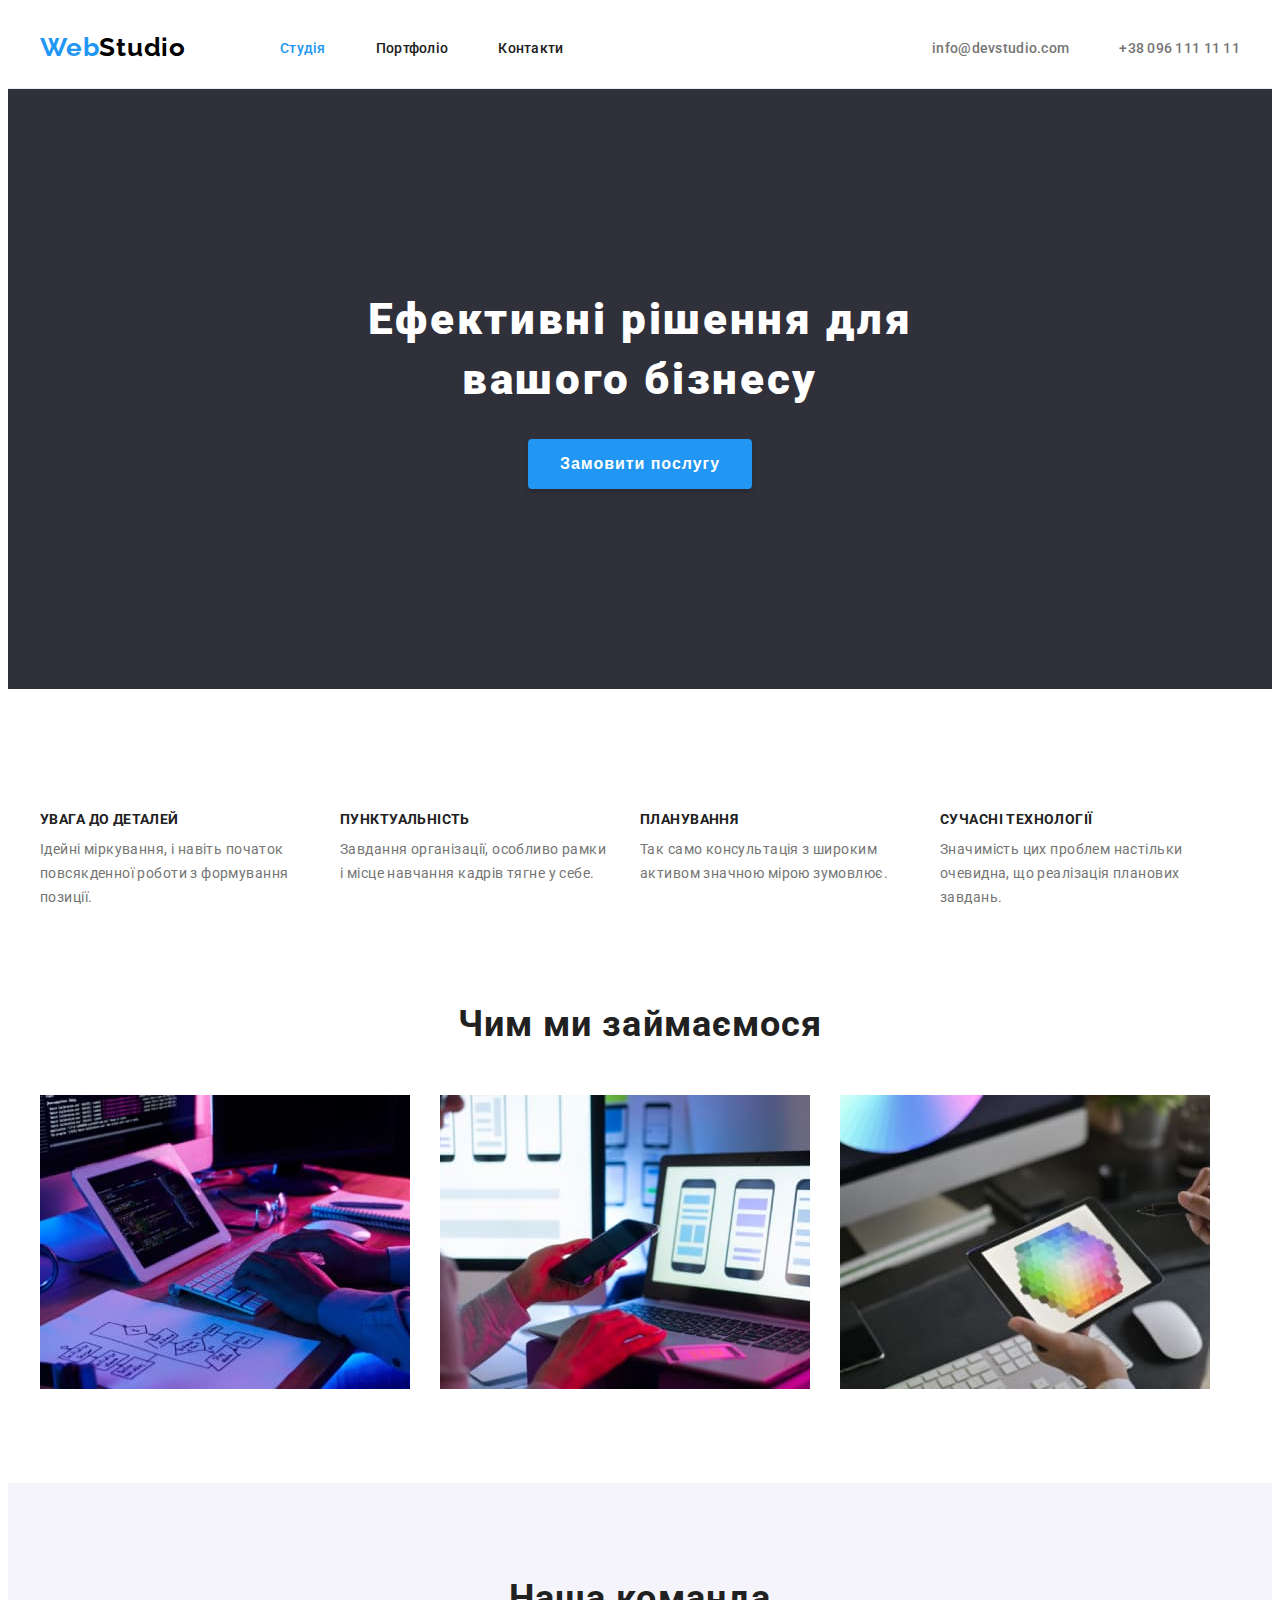
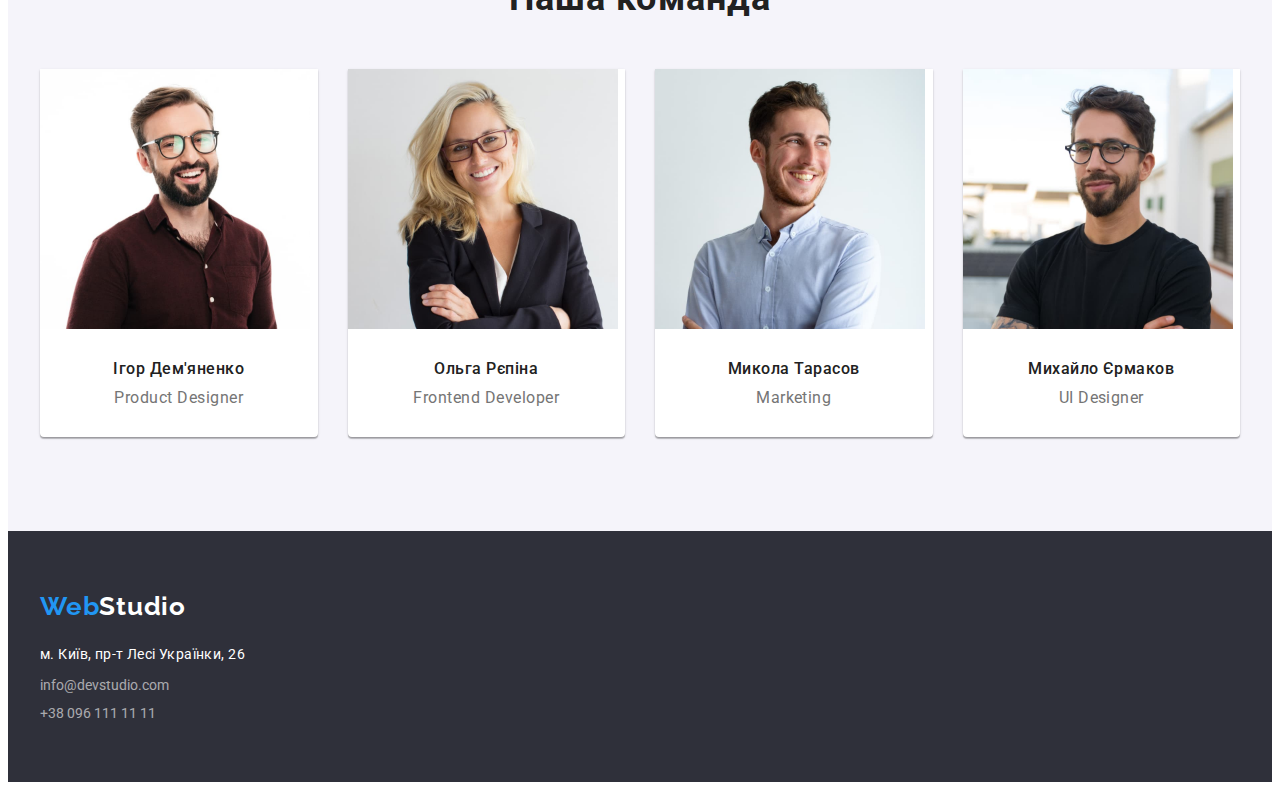
<file: index.html>
<!DOCTYPE html>
<html lang="uk">

<head>
  <meta charset="UTF-8" />
  <meta http-equiv="X-UA-Compatible" content="IE=edge" />
  <meta name="viewport" content="width=device-width, initial-scale=1.0" />
  <title>Веб студія</title>
  <link rel="preconnect" href="https://fonts.googleapis.com" />
  <link rel="preconnect" href="https://fonts.gstatic.com" crossorigin />
  <link href="https://fonts.googleapis.com/css2?family=Raleway:wght@700&family=Roboto:wght@400;500;700;900&display=swap"
    rel="stylesheet" />
  <link rel="stylesheet" href="https://cdnjs.cloudflare.com/ajax/libs/modern-normalize/1.1.0/modern-normalize.min.css"
    integrity="sha512-wpPYUAdjBVSE4KJnH1VR1HeZfpl1ub8YT/NKx4PuQ5NmX2tKuGu6U/JRp5y+Y8XG2tV+wKQpNHVUX03MfMFn9Q=="
    crossorigin="anonymous" referrerpolicy="no-referrer" />
  <link rel="stylesheet" href="./css/styles.css" />
</head>

<body>
  <!-- Шапка сторінки -->
  <header class="header">
    <div class="container main-nav">
      <nav class="site-nav">
        <a class="logo nav-logo link" lang="en" href="./index.html">Web<span class="logo-primary">Studio</span>
        </a>
        <ul class="nav-list list">
          <li class="nav-item">
            <a class="nav-link link current" href="./index.html">Студія</a>
          </li>
          <li class="nav-item">
            <a class="nav-link link" href="./portfolio.html">Портфоліо</a>
          </li>
          <li class="nav-item">
            <a class="nav-link link" href="#">Контакти</a>
          </li>
        </ul>
      </nav>
      <ul class="site-address list">
        <li class="site-address-item">
          <a class="site-address-link link" lang="en" href="mailto:info@devstudio.com">info@devstudio.com</a>
        </li>
        <li class="site-address-item">
          <a class="site-address-link link" href="tel:+380961111111">+38 096 111 11 11</a>
        </li>
      </ul>
    </div>
  </header>
  <!-- Унікальний контент сторінки -->
  <main>
    <!-- Герой -->
    <section class="hero-section">
      <div class="container">
        <h1 class="hero-title">Ефективні рішення для вашого бізнесу</h1>
        <button type="button" class="hero-btn">Замовити послугу</button>
      </div>
    </section>
    <!-- Особливості -->
    <section class="section features-section">
      <div class="container">
        <h2 class="features-title">Особливості</h2>
        <ul class="features-list list">
          <li class="features-item">
            <h3 class="feature-title title">УВАГА ДО ДЕТАЛЕЙ</h3>
            <p class="features-descr">
              Ідейні міркування, і навіть початок повсякденної роботи з формування позиції.
            </p>
          </li>
          <li class="features-item">
            <h3 class="feature-title title">ПУНКТУАЛЬНІСТЬ</h3>
            <p class="features-descr">
              Завдання організації, особливо рамки і місце навчання кадрів тягне у себе.
            </p>
          </li>
          <li class="features-item">
            <h3 class="feature-title title">ПЛАНУВАННЯ</h3>
            <p class="features-descr">
              Так само консультація з широким активом значною мірою зумовлює.
            </p>
          </li>
          <li class="features-item">
            <h3 class="feature-title title">СУЧАСНІ ТЕХНОЛОГІЇ</h3>
            <p class="features-descr">
              Значимість цих проблем настільки очевидна, що реалізація планових завдань.
            </p>
          </li>
        </ul>
      </div>
    </section>
    <!-- Чим ми займаємося -->
    <section class="section works-section">
      <div class="container">
        <h2 class="section-title">Чим ми займаємося</h2>
        <ul class="works-list list">
          <li class="works-item">
            <img class="works img" src="./images/box.jpg" alt="Десктопні додатки" width="370" height="294" />
          </li>
          <li class="works-item">
            <img class="works img" src="./images/box1.jpg" alt="Мобільні додатки" width="370" height="294" />
          </li>
          <li class="works-item">
            <img class="works img" src="./images/box2.jpg" alt="Дизайнерські рішення" width="370" height="294" />
          </li>
        </ul>
      </div>
    </section>
    <!-- Наша команда -->
    <section class="section team-section">
      <div class="container">
        <h2 class="section-title">Наша команда</h2>
        <ul class="team-list list">
          <li class="team-item">
            <img class="team-img img" src="images/teamcard.jpg" alt="Хлопець шатена в окулярах який посміхається"
              width="270" height="260" />
            <div class="team-desc">
              <h3 class="team-name title">Ігор Дем'яненко</h3>
              <p class="team-position" lang="en">Product Designer</p>
            </div>
          </li>
          <li class="team-item">
            <img class="team-img img" src="./images/teamcard1.jpg" alt="Дівчина блондинка в окулярах яка посміхається"
              width="270" height="260" />
            <div class="team-desc">
              <h3 class="team-name title">Ольга Рєпіна</h3>
              <p class="team-position" lang="en">Frontend Developer</p>
            </div>
          </li>
          <li class="team-item">
            <img class="team-img img" src="./images/teamcard2.jpg" alt="Рудий хлопець який посміхається" width="270"
              height="260" />
            <div class="team-desc">
              <h3 class="team-name title">Микола Тарасов</h3>
              <p class="team-position" lang="en">Marketing</p>
            </div>
          </li>
          <li class="team-item">
            <img class="team-img img" src="./images/teamcard3.jpg" alt="Хлопець брюнет в окулярах який посміхається"
              width="270" height="260" />
            <div class="team-desc">
              <h3 class="team-name title">Михайло Єрмаков</h3>
              <p class="team-position" lang="en">UI Designer</p>
            </div>
          </li>
        </ul>
      </div>
    </section>
  </main>
  <!-- Підвал -->
  <footer class="footer">
    <div class="container">
      <a class="footer-logo logo link" lang="en" href="./index.html">Web<span class="logo-secondary">Studio</span></a>
      <address class="footer-address">
        <ul class="footer-address list">
          <li class="footer-address-item">
            <a class="address-link link"
              href="https://www.google.com/maps/place/%D0%B1%D1%83%D0%BB.+%D0%9B%D0%B5%D1%81%D0%B8+%D0%A3%D0%BA%D1%80%D0%B0%D0%B8%D0%BD%D0%BA%D0%B8,+26,+%D0%9A%D0%B8%D0%B5%D0%B2,+02000/@50.4265807,30.5383858,17z/data=!3m1!4b1!4m6!3m5!1s0x40d4cf0e033ecbe9:0x57a4dffefec77da0!8m2!3d50.4265807!4d30.5383858!16s%2Fg%2F1tctq5jv"
              target="_blank" rel="noopener no-referrernofollower ">м. Київ, пр-т Лесі Українки, 26
            </a>
          </li>
          <li class="contacts-item">
            <a class="contacts-link link" href="mailto:info@devstudio.com">info@devstudio.com</a>
          </li>
          <li class="contacts-item">
            <a class="contacts-link link" href="tel:+380961111111">+38 096 111 11 11</a>
          </li>
        </ul>
      </address>
    </div>
  </footer>
</body>

</html>
</file>
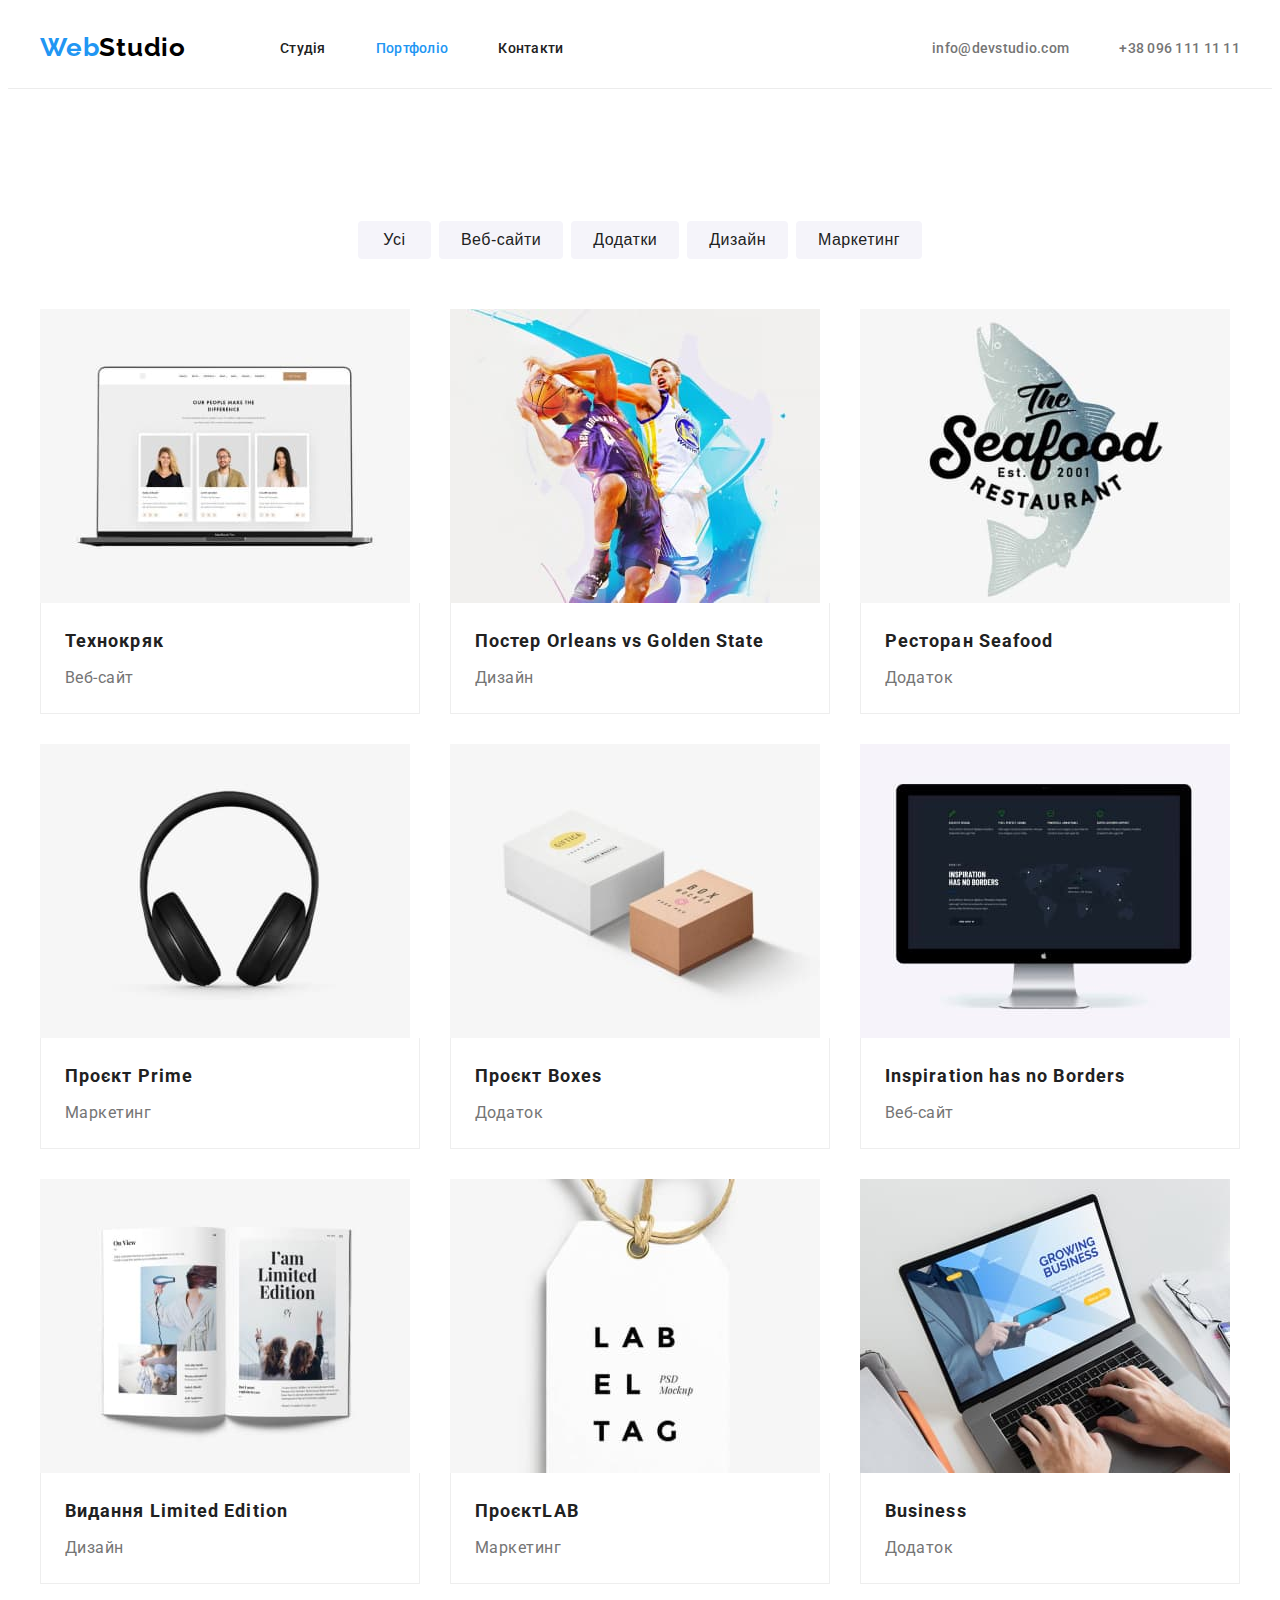
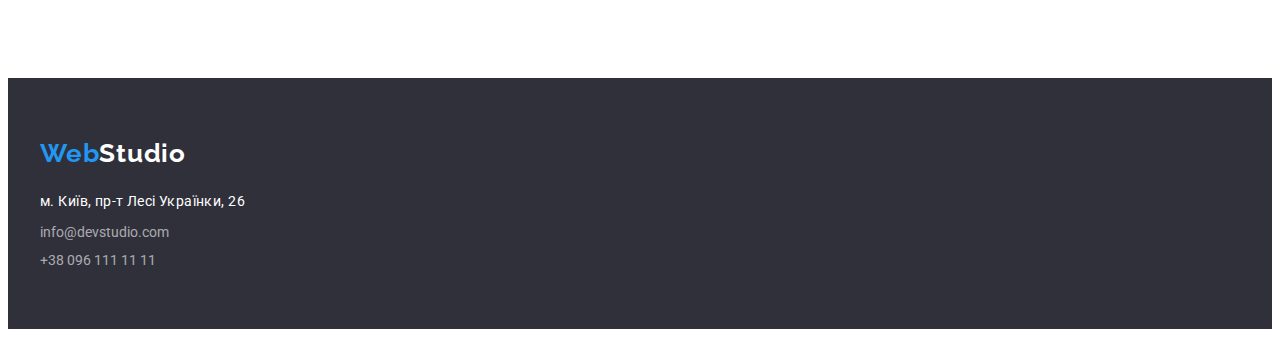
<file: portfolio.html>
<!DOCTYPE html>
<html lang="uk">

<head>
  <meta charset="UTF-8" />
  <meta http-equiv="X-UA-Compatible" content="IE=edge" />
  <meta name="viewport" content="width=device-width, initial-scale=1.0" />
  <title>Портфоліо</title>
  <link rel="preconnect" href="https://fonts.googleapis.com" />
  <link rel="preconnect" href="https://fonts.gstatic.com" crossorigin />
  <link href="https://fonts.googleapis.com/css2?family=Raleway:wght@700&family=Roboto:wght@400;500;700;900&display=swap"
    rel="stylesheet" />
  <link rel="stylesheet" href="https://cdnjs.cloudflare.com/ajax/libs/modern-normalize/1.1.0/modern-normalize.min.css"
    integrity="sha512-wpPYUAdjBVSE4KJnH1VR1HeZfpl1ub8YT/NKx4PuQ5NmX2tKuGu6U/JRp5y+Y8XG2tV+wKQpNHVUX03MfMFn9Q=="
    crossorigin="anonymous" referrerpolicy="no-referrer" />
  <link rel="stylesheet" href="./css/styles.css" />
</head>

<body>
  <!-- Шапка сторінки -->
  <header class="header">
    <div class="container main-nav">
      <nav class="site-nav">
        <a class="logo nav-logo link" lang="en" href="./index.html">Web<span class="logo-primary">Studio</span>
        </a>
        <ul class="nav-list list">
          <li class="nav-item">
            <a class="nav-link link" href="./index.html">Студія</a>
          </li>
          <li class="nav-item">
            <a class="nav-link link current" href="./portfolio.html">Портфоліо</a>
          </li>
          <li class="nav-item">
            <a class="nav-link link" href="#">Контакти</a>
          </li>
        </ul>
      </nav>
      <ul class="site-address list">
        <li class="site-address-item">
          <a class="site-address-link link" lang="en" href="mailto:info@devstudio.com">info@devstudio.com</a>
        </li>
        <li class="site-address-item">
          <a class="site-address-link link" href="tel:+380961111111">+38 096 111 11 11</a>
        </li>
      </ul>
    </div>
  </header>
  <!-- Унікальний контент сторінки -->
  <main>
    <!-- Фільтр портфоліо -->
    <section class="section">
      <div class="container">
        <h1 class="portfolio-title">Портфоліо наших робіт</h1>
        <ul class="filter-list list">
          <li class="filter-item">
            <button type="button" class="filter-btn current">Усі</button>
          </li>
          <li class="filter-item">
            <button type="button" class="filter-btn">Веб-сайти</button>
          </li>
          <li class="filter-item">
            <button type="button" class="filter-btn">Додатки</button>
          </li>
          <li class="filter-item">
            <button type="button" class="filter-btn">Дизайн</button>
          </li>
          <li class="filter-item">
            <button type="button" class="filter-btn">Маркетинг</button>
          </li>
        </ul>
        <!-- Проекти -->
        <ul class="portfolio-list list">
          <li class="portfolio-item">
            <img class="project-img img" src="./images/project.jpg" alt="ноутбук на екрані якого сторінка веб-сайта"
              width="370" height="294" />
            <div class="portfolio-project">
              <h2 class="project-title title">Технокряк</h2>
              <p class="project-type">Веб-сайт</p>
            </div>
          </li>
          <li class="portfolio-item">
            <img class="project-img img" src="./images/project1.jpg" alt="два баскетболіста грають з м'ячем" width="370"
              height="294" />
            <div class="portfolio-project">
              <h2 class="project-title title">
                Постер <span lang="en">Orleans vs Golden State</span>
              </h2>
              <p class="project-type">Дизайн</p>
            </div>
          </li>
          <li class="portfolio-item">
            <img class="project-img img" src="./images/project2.jpg" alt="логотип ресторану" width="370" height="294" />
            <div class="portfolio-project">
              <h2 class="project-title title">Ресторан <span lang="en">Seafood</span></h2>
              <p class="project-type">Додаток</p>
            </div>
          </li>
          <li class="portfolio-item">
            <img class="project-img img" src="./images/project3.jpg" alt="чорні навушники" width="370" height="294" />
            <div class="portfolio-project">
              <h2 class="project-title title">Проєкт <span lang="en">Prime</span></h2>
              <p class="project-type">Маркетинг</p>
            </div>
          </li>
          <li class="portfolio-item">
            <img class="project img" src="./images/project4.jpg" alt="дві коробки" width="370" height="294" />
            <div class="portfolio-project">
              <h2 class="project-title title">Проєкт <span lang="en">Boxes</span></h2>
              <p class="project-type">Додаток</p>
            </div>
          </li>
          <li class="portfolio-item">
            <img class="project-img img" src="./images/project5.jpg" alt="монітор компютера на якому відкритий веб-сайт"
              width="370" height="294" />
            <div class="portfolio-project">
              <h2 lang="en" class="project-title title">Inspiration has no Borders</h2>
              <p class="project-type">Веб-сайт</p>
            </div>
          </li>
          <li class="portfolio-item">
            <img class="project-img img" src="./images/project6.jpg" alt="розкриті сторінки журналу" width="370"
              height="294" />
            <div class="portfolio-project">
              <h2 class="project-title title">Видання <span lang="en">Limited Edition</span></h2>
              <p class="project-type">Дизайн</p>
            </div>
          </li>
          <li class="portfolio-item">
            <img class="project-img img" src="./images/project7.jpg" alt="ярлик з написом" width="370" height="294" />
            <div class="portfolio-project">
              <h2 class="project-title title">Проєкт<span lang="en">LAB</span></h2>
              <p class="project-type">Маркетинг</p>
            </div>
          </li>
          <li class="portfolio-item">
            <img class="project-img img" src="./images/project8.jpg" alt="людина працює за ноутбуком" width="370"
              height="294" />
            <div class="portfolio-project">
              <h2 lang="en" class="project-title title">Business</h2>
              <p class="project-type">Додаток</p>
            </div>
          </li>
        </ul>
      </div>
    </section>
  </main>
  <!-- Підвал -->
  <footer class="footer">
    <div class="footer-container container">
      <a class="logo footer-logo link" lang="en" href="./index.html">Web<span class="logo-secondary">Studio</span></a>
      <address class="footer-address">
        <ul class="footer-address list">
          <li class="footer-address-item">
            <a class="address-link link"
              href="https://www.google.com/maps/place/%D0%B1%D1%83%D0%BB.+%D0%9B%D0%B5%D1%81%D0%B8+%D0%A3%D0%BA%D1%80%D0%B0%D0%B8%D0%BD%D0%BA%D0%B8,+26,+%D0%9A%D0%B8%D0%B5%D0%B2,+02000/@50.4265841,30.5361971,17z/data=!3m1!4b1!4m6!3m5!1s0x40d4cf0e033ecbe9:0x57a4dffefec77da0!8m2!3d50.4265807!4d30.5383858!16s%2Fg%2F1tctq5jv"
              target=" _blank" rel="noopener no-referrernofollower">м. Київ, пр-т Лесі Українки, 26
            </a>
          </li>
          <li class="contacts-item">
            <a class="contacts-link link" href="mailto:info@devstudio.com">info@devstudio.com</a>
          </li>
          <li class="contacts-item">
            <a class="contacts-link link" href="tel:+380961111111">+38 096 111 11 11</a>
          </li>
        </ul>
      </address>
    </div>
  </footer>
</body>

</html>
</file>
<file: css/styles.css>
:root {
  --primary-light-text-color: #757575;
  --secondary-ligh-text-color: #ffffff;
  --primary-dark-text-color: #000000;
  --title-text-color: #212121;
  --accent-color: #2196f3;
  --primary-light-bg-color: #ffffff;
  --secondary-light-bg-color: #f5f4fa;
  --primary-dark-bg-color: #2f303a;
  --primary-btn--box-shadow-color: 0px 4px 4px rgba(0, 0, 0, 0.15);
  --secondary-btn--box-shadow-color: 0px 3px 1px rgba(0, 0, 0, 0.1), 0px 1px 2px rgba(0, 0, 0, 0.08),
    0px 2px 2px rgba(0, 0, 0, 0.12);
  --primary-box-shadow-color: 0px 1px 3px rgba(0, 0, 0, 0.12), 0px 1px 1px rgba(0, 0, 0, 0.14),
    0px 2px 1px rgba(0, 0, 0, 0.2);
  --primary-border-color: #ececec;
  --secondary-border-color: #eeeeee;
  --bg-hero-btn-color: #188ce8;
}

h1,
h2,
h3,
p {
  margin: 0;
}

body {
  background-color: var(--primary-light-bg-color);
  color: var(--primary-light-text-color);
  font-family: Roboto, sans-serif;
  /* font-weight: 500; */
}

/* ----------header---------- */

.header {
  border-bottom: 1px solid var(--primary-border-color);
}

/* ----------body---------- */

/* ----------img---------- */
.img {
  display: block;
}
/* ----------list---------- */
.list {
  list-style: none;

  margin: 0;
  padding: 0;
}
/* ----------link---------- */
.link {
  text-decoration: none;
}
/* ----------title---------- */
.title {
  color: var(--title-text-color);
}

/* ----------container---------- */

.container {
  width: 1200px;
  padding: 0 15px;
  margin: 0 auto;
  /* outline: 2px solid turquoise; */
}

/* ----------section---------- */

.section {
  padding: 94px 0;
}

.section-title {
  color: var(--title-text-color);
  font-size: 36px;
  line-height: calc(42 / 36);
  letter-spacing: 0.03em;
  text-align: center;

  margin-bottom: 50px;
}

/* ----------Приховані заголовки----------*/

.portfolio-title,
.features-title {
  visibility: hidden;
}

/* ----------main-nav----------- */

.main-nav {
  display: flex;
  align-items: center;
}

/* ----------site-nav---------- */

.site-nav {
  display: flex;
}
.nav-list {
  display: flex;
  align-items: center;
}
.nav-item:not(:last-child) {
  margin-right: 50px;
}
.nav-link,
.site-address-link {
  padding: 32px 0;
  display: flex;
}
.nav-link {
  color: var(--title-text-color);
  font-size: 14px;
  font-weight: 500;
  line-height: calc(16 / 14);
  letter-spacing: 0.02em;
}
.site-address {
  margin-left: auto;
  display: flex;
}
.site-address-item:not(:last-child) {
  margin-right: 50px;
}
.nav-link:hover,
.nav-link:focus {
  color: var(--accent-color);
}
.nav-link.current {
  color: var(--accent-color);
}
.site-address-link {
  color: var(--primary-light-text-color);
  font-size: 14px;
  font-weight: 500;
  line-height: calc(16 / 14);
  letter-spacing: 0.02em;
}
.site-address-link:hover,
.site-address-link:focus {
  color: var(--accent-color);
}

/* ----------logo---------- */

.logo {
  color: var(--accent-color);
  font-family: Raleway, sans-serif;
  font-weight: 700;
  font-size: 26px;
  letter-spacing: 0.03em;
  line-height: calc(31 / 26);
}
.nav-logo {
  display: flex;
  padding: 24px 0 25px 0;
  margin-right: 94px;
}
.logo-primary {
  color: var(--primary-dark-text-color);
}
.logo-secondary {
  color: var(--secondary-ligh-text-color);
}

/*-----------Герой----------- */

.hero-section {
  background-color: var(--primary-dark-bg-color);

  padding: 200px 0;
}
.hero-title {
  color: var(--secondary-ligh-text-color);
  font-weight: 900;
  font-size: 44px;
  line-height: calc(60 / 44);
  letter-spacing: 0.06em;
  text-align: center;

  max-width: 696px;
  margin: 0 auto 30px;
}

/* ----------button hero---------- */

.hero-btn {
  color: var(--secondary-ligh-text-color);
  background-color: var(--accent-color);
  font-size: 16px;
  font-weight: 700;
  line-height: calc(30 / 16);
  letter-spacing: 0.06em;
  cursor: pointer;

  border: none;
  border-radius: 4px;
  box-shadow: var(--primary-btn--box-shadow-color);

  min-width: 216px;
  display: flex;
  margin: 0 auto;
  padding: 10px 32px;
  align-items: center;
}
.hero-btn:hover,
.hero-btn:focus {
  background-color: var(--bg-hero-btn-color);
}


/* ----------Особливості---------- */

.features-list {
  display: flex;
}
.features-item {
  width: 270px;
}
.features-item:not(:last-child) {
  margin-right: 30px;
}
.feature-title {
  font-size: 14px;
  letter-spacing: 0.03em;
  line-height: calc(16 / 14);

  margin-bottom: 10px;
}
.features-descr {
  font-size: 14px;
  letter-spacing: 0.03em;
  line-height: calc(24 / 14);

  margin-bottom: 0;
}

/* ----------Чим ми займаємося---------- */

.works-section.section {
  padding-top: 0;
}
.works-list {
  display: flex;
}
.works-item:not(:last-child) {
  margin-right: 30px;
}

/* ----------Наша команда---------- */

.team-section {
  background-color: var(--secondary-light-bg-color);
}
.team-name.title {
  font-size: 16px;
  font-weight: 500;
  letter-spacing: 0.03em;
  line-height: calc(19 / 16);
  text-align: center;

  margin-bottom: 10px;
}
.team-list {
  display: flex;
  flex-wrap: wrap;
  gap: 30px;
}
.team-item {
  background: var(--primary-light-bg-color);

  box-shadow: var(--primary-box-shadow-color);
  border-radius: 0px 0px 4px 4px;

  flex-basis: calc((100% - 3 * 30px) / 4);
}
.team-desc {
  padding: 30px 32px;
}
.team-position {
  letter-spacing: 0.03em;
  line-height: calc(19 / 16);
  text-align: center;
}

/* ----------Портфоліо---------- */

/* ----------button filter---------- */

.filter-list {
  display: flex;
  column-gap: 8px;
  margin-bottom: 50px;
  justify-content: center;
}
.filter-btn {
  background-color: var(--secondary-light-bg-color);
  color: var(--title-text-color);
  font-size: 16px;
  font-weight: 500;
  line-height: calc(26 / 16);
  letter-spacing: 0.03em;
  cursor: pointer;

  border: none;
  border-radius: 4px;
  min-width: 73px;
  padding: 6px 22px;
}
.filter-btn:focus,
.filter-btn:hover {
  background-color: var(--accent-color);
  color: var(--secondary-ligh-text-color);
  box-shadow: var(--secondary-btn--box-shadow-color);
}
.filter-btn .curent {
  background-color: var(--accent-color);
}

/* ----------Проекти---------- */

.portfolio-list {
  display: flex;
  flex-wrap: wrap;
  gap: 30px;
}
.portfolio-item {
  flex-basis: calc((100% - 60px) / 3);
  }
.portfolio-project {
  background-color: var(--primary-light-bg-color);

  border-left: 1px solid var(--secondary-border-color);
  border-right: 1px solid var(--secondary-border-color);
  border-bottom: 1px solid var(--secondary-border-color);
   
  padding: 20px 24px;
}
.project-title {
  font-size: 18px;
  line-height: calc(36 / 18);
  letter-spacing: 0.06em;

  margin-bottom: 4px;
}
.project-type {
  letter-spacing: 0.03em;
  line-height: calc(30 / 16);
}

/* ----------footer---------- */

.footer {
  background-color: var(--primary-dark-bg-color);
  padding: 60px 0;
}
.footer-logo {
  display: block;
  margin-bottom: 20px;
}
.footer-address-item {
  margin-bottom: 9px; 
}
.contacts-item:not(:last-child) {
  margin-bottom: 9px;
}
.address-link {
  font-style: normal;
  font-size: 14px;
  letter-spacing: 0.03em;
  line-height: calc(24 / 14);
}
.address-link {
  color: var(--secondary-ligh-text-color);
}
.contacts-link {
  font-style: normal;
  font-size: 14px;
  color: rgba(255, 255, 255, 0.6);
}
.address-link:hover,
.address-link:focus,
.contacts-link:hover,
.contacts-link:focus {
  color: var(--accent-color);
}
</file>
